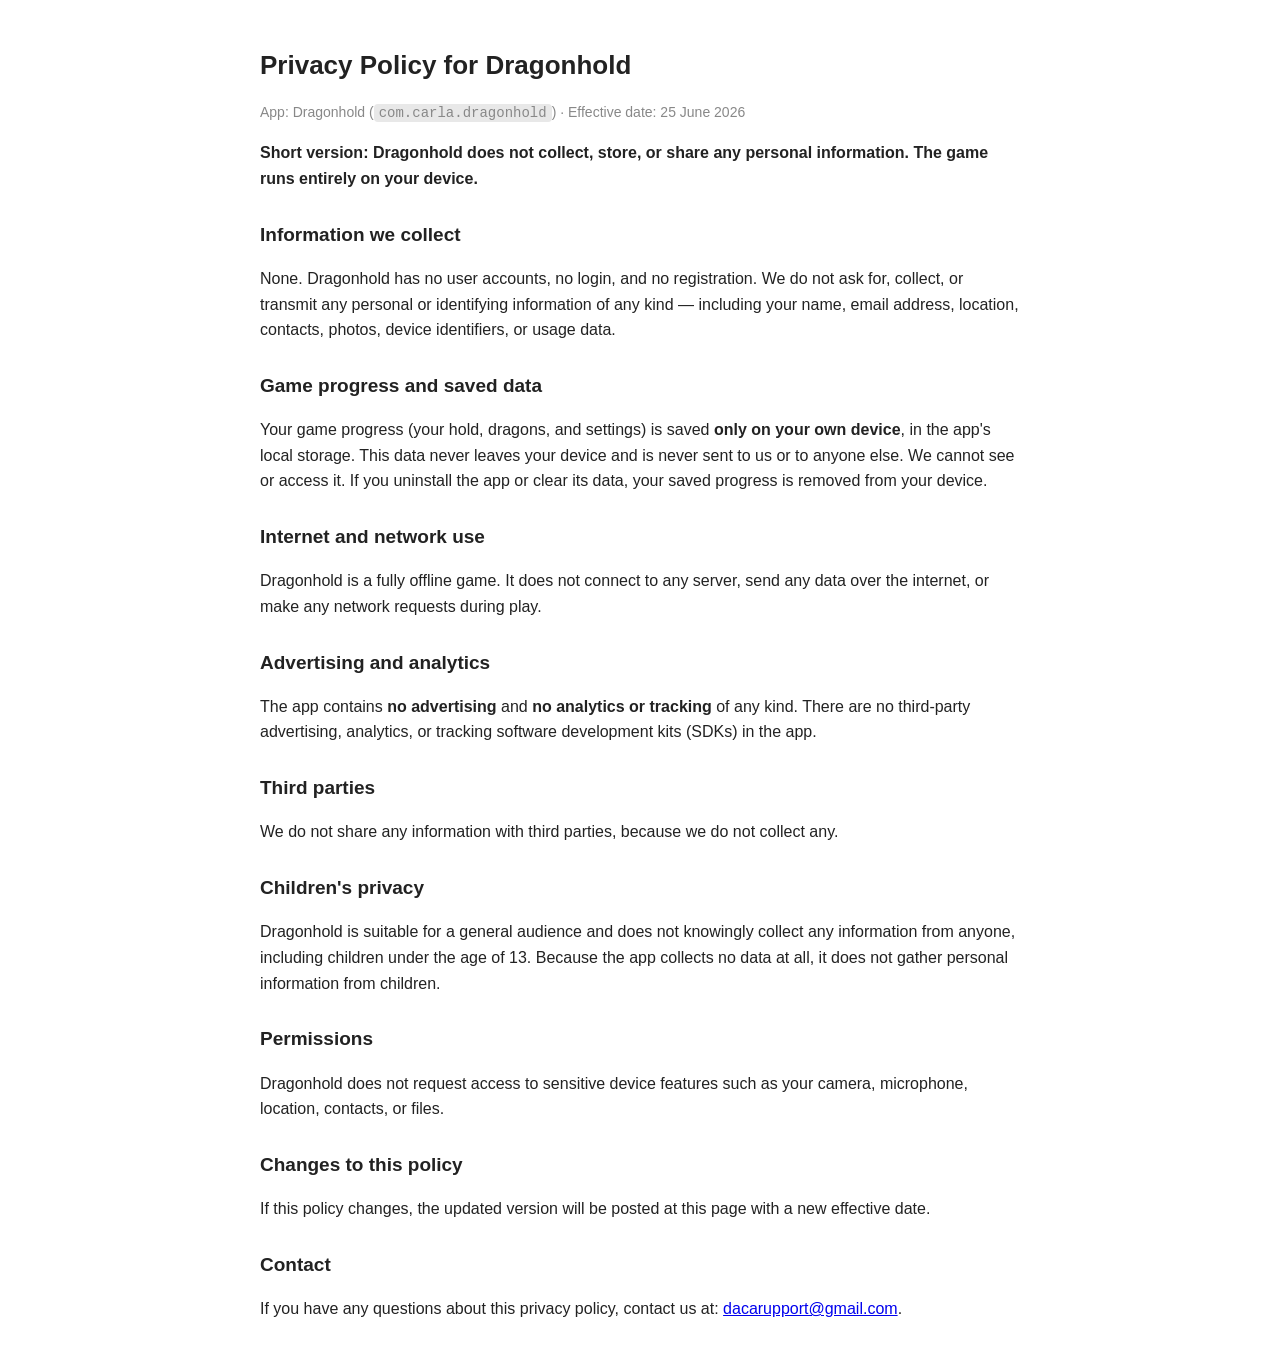
<file: index.html>
<!DOCTYPE html>
<html lang="en">
<head>
<meta charset="utf-8" />
<meta name="viewport" content="width=device-width, initial-scale=1" />
<title>Dragonhold — Privacy Policy</title>
<style>
  :root { color-scheme: light dark; }
  body { font-family: -apple-system, Segoe UI, Roboto, Helvetica, Arial, sans-serif;
         line-height: 1.6; max-width: 760px; margin: 0 auto; padding: 28px 20px; color: #222; }
  @media (prefers-color-scheme: dark) { body { background: #15110c; color: #e8e2d6; } a { color: #e8c879; } }
  h1 { font-size: 26px; margin-bottom: 4px; }
  h2 { font-size: 19px; margin-top: 28px; }
  .muted { color: #888; font-size: 14px; }
  code { background: rgba(128,128,128,.18); padding: 1px 5px; border-radius: 4px; }
</style>
</head>
<body>
  <h1>Privacy Policy for Dragonhold</h1>
  <p class="muted">App: Dragonhold (<code>com.carla.dragonhold</code>) · Effective date: 25 June 2026</p>

  <p><strong>Short version: Dragonhold does not collect, store, or share any personal
  information. The game runs entirely on your device.</strong></p>

  <h2>Information we collect</h2>
  <p>None. Dragonhold has no user accounts, no login, and no registration. We do not
  ask for, collect, or transmit any personal or identifying information of any kind —
  including your name, email address, location, contacts, photos, device identifiers,
  or usage data.</p>

  <h2>Game progress and saved data</h2>
  <p>Your game progress (your hold, dragons, and settings) is saved <strong>only on
  your own device</strong>, in the app's local storage. This data never leaves your
  device and is never sent to us or to anyone else. We cannot see or access it. If you
  uninstall the app or clear its data, your saved progress is removed from your device.</p>

  <h2>Internet and network use</h2>
  <p>Dragonhold is a fully offline game. It does not connect to any server, send any
  data over the internet, or make any network requests during play.</p>

  <h2>Advertising and analytics</h2>
  <p>The app contains <strong>no advertising</strong> and <strong>no analytics or
  tracking</strong> of any kind. There are no third-party advertising, analytics, or
  tracking software development kits (SDKs) in the app.</p>

  <h2>Third parties</h2>
  <p>We do not share any information with third parties, because we do not collect any.</p>

  <h2>Children's privacy</h2>
  <p>Dragonhold is suitable for a general audience and does not knowingly collect any
  information from anyone, including children under the age of 13. Because the app
  collects no data at all, it does not gather personal information from children.</p>

  <h2>Permissions</h2>
  <p>Dragonhold does not request access to sensitive device features such as your
  camera, microphone, location, contacts, or files.</p>

  <h2>Changes to this policy</h2>
  <p>If this policy changes, the updated version will be posted at this page with a new
  effective date.</p>

  <h2>Contact</h2>
  <p>If you have any questions about this privacy policy, contact us at:
  <a href="mailto:dacarupport@gmail.com">dacarupport@gmail.com</a>.</p>
</body>
</html>
</file>
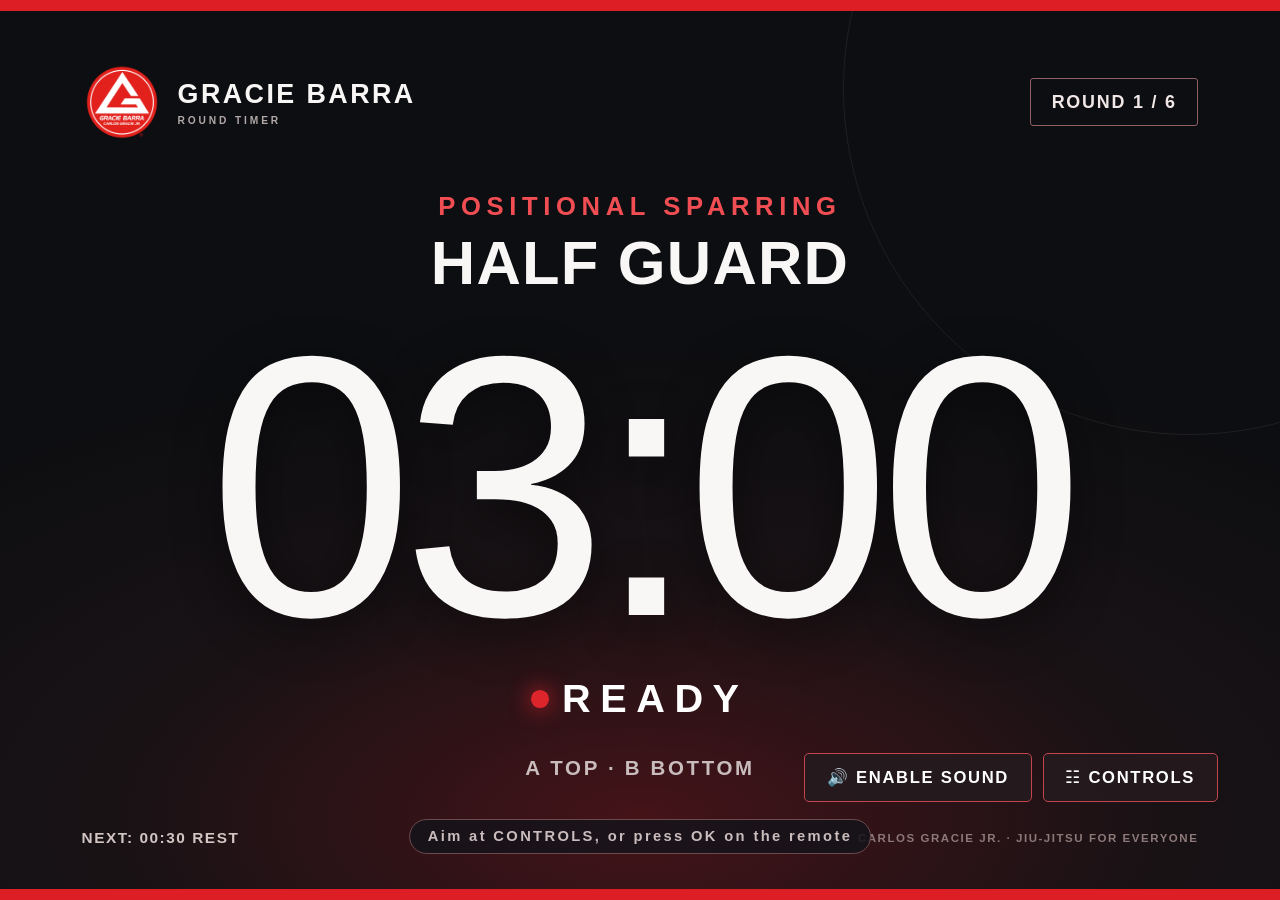
<file: timer/index.html>
<!doctype html>
<html lang="en">
<head>
  <meta charset="utf-8">
  <meta name="viewport" content="width=device-width, initial-scale=1, viewport-fit=cover">
  <meta name="theme-color" content="#101115">
  <title>Gracie Barra · Round Timer</title>
  <link rel="stylesheet" href="style.css">
  <link rel="stylesheet" href="tv.css">
  <script src="qrcode.js" defer></script>
  <script src="qr-svg.js" defer></script>
  <script src="timer-core.js" defer></script>
  <script src="transport.js" defer></script>
  <script src="tv-shell.js" defer></script>
  <script src="boot.js" defer></script>
  <script src="app.js" defer></script>
  <script src="tv-menu.js" defer></script>
  <script src="tv-boot.js" defer></script>
</head>
<body>
  <main id="display" class="display" aria-label="Round timer">
    <header class="display-head">
      <div class="identity"><img src="logo.png" alt="Gracie Barra logo"><span>GRACIE BARRA <small>ROUND TIMER</small></span></div>
      <div class="round-pill" id="round-pill">READY TO ROLL</div>
    </header>
    <section class="arena">
      <div class="eyebrow" id="display-mode">POSITIONAL SPARRING</div>
      <div class="position" id="display-position">HALF GUARD</div>
      <div class="time" id="display-time" role="timer" aria-live="off">03:00</div>
      <div class="state-line"><span class="state-dot"></span><span id="display-status">READY</span></div>
      <div class="roles" id="display-roles">A TOP · B BOTTOM</div>
    </section>
    <footer class="display-foot"><span id="display-next">3:00 ROUNDS · 0:30 REST</span><span class="foot-right">CARLOS GRACIE JR. · JIU-JITSU FOR EVERYONE</span></footer>
    <div class="display-actions" id="display-actions">
      <button id="sound-button" class="quiet-button" type="button">🔊 ENABLE SOUND</button>
      <button id="menu-button" class="quiet-button" type="button" aria-expanded="false">☷ CONTROLS</button>
    </div>
    <aside id="display-menu" class="display-menu" hidden aria-label="TV remote controls">
      <div class="menu-heading">QUICK CONTROLS <button id="close-menu" class="quiet-button" type="button">✕ CLOSE</button></div>
      <div class="menu-grid">
        <button data-action="toggle">▶ START / PAUSE</button><button data-action="buzzer">◖)) BUZZER</button>
        <button data-action="previous">↶ PREVIOUS</button><button data-action="next">NEXT ↷</button>
        <button data-action="minus">− 10 SEC</button><button data-action="plus">+ 10 SEC</button>
        <button data-action="reset">↺ RESET</button><a href="/control">ALL SETTINGS →</a>
      </div>
      <p>Use arrows and OK on a TV browser remote. HDMI TV remotes usually cannot control the laptop.</p>
    </aside>
  </main>

  <main id="control" class="control" hidden>
    <header class="control-head"><div class="control-brand"><img src="logo.png" alt="Gracie Barra logo"><div>GRACIE BARRA <small>GYM TIMER · COACH CONTROL</small></div></div><a class="display-link" href="/display">TV DISPLAY ↗</a></header>
    <div class="control-layout">
      <section class="control-main">
        <div class="control-label">LIVE SESSION</div>
        <div class="live-panel"><div class="live-top"><span id="live-mode">POSITIONAL SPARRING</span><span id="live-round">ROUND 1 / 6</span></div><div id="live-time" class="live-time">03:00</div><div class="live-bottom"><span id="live-status">READY</span><span id="live-position">HALF GUARD</span></div></div>
        <div id="error" class="error" role="alert" hidden></div>
        <div id="pair-card" class="pair-card" hidden><h2>Connect this controller</h2><p>Enter the six-digit access code shown in the laptop’s server window. Keep your phone on the same Wi‑Fi as the laptop.</p><form id="pair-form"><input id="pin" inputmode="numeric" pattern="[0-9]{6}" maxlength="6" autocomplete="one-time-code" placeholder="6-digit code" aria-label="Access code" required><button type="submit">CONNECT</button></form></div>
        <div id="controls" class="controls"><button class="primary" data-action="toggle" id="toggle-button">▶ START</button><button class="danger" data-action="buzzer">◖)) BUZZER</button><button data-action="previous">↶ PREVIOUS</button><button data-action="next">NEXT ↷</button><button data-action="minus">− 10 SEC</button><button data-action="plus">+ 10 SEC</button><button data-action="reset">↺ RESET ROUND</button></div>
        <p class="control-note">Changes to settings reset the current session. Buzzer sounds on the TV display; click Enable Sound there once after opening it.</p>
      </section>
      <section class="settings" id="settings">
        <div class="control-label">SESSION SETUP</div>
        <h1>Build your round.</h1>
        <div class="qr-card" id="qr-card" hidden>
          <img id="pair-qr" alt="Scan to open and connect the phone controller" width="150" height="150">
          <div class="qr-copy"><strong>SCAN TO CONNECT</strong><p id="qr-instructions">Point your phone camera here to open the controller and pair automatically. Use the same Wi-Fi as the laptop.</p><label id="qr-network-wrap" hidden>NETWORK ADDRESS <select id="qr-network" aria-label="Choose laptop network address"></select></label><a id="qr-address" href="#" title="Test this address on the laptop"></a><form id="manual-ip-form" class="manual-ip-form"><label>LAPTOP WI-FI IPv4 ADDRESS<input id="manual-ip" type="text" inputmode="decimal" placeholder="e.g. 192.168.1.42" aria-label="Laptop Wi-Fi IPv4 address" required></label><button type="submit">USE IP</button></form><small>Wrong address in the QR? Enter the Wi-Fi IPv4 address shown by <code>ipconfig</code> on Windows or Network Settings on Mac.</small></div>
        </div>
        <div class="preset-grid" id="presets">
          <button type="button" data-preset="positional">POSITIONAL <span>3:00 / 0:30</span></button>
          <button type="button" data-preset="regular">REGULAR <span>5:00 / 1:00</span></button>
          <button type="button" data-preset="competition">COMPETITION <span>6:00 / 1:00</span></button>
          <button type="button" data-preset="eight">8-MINUTE <span>8:00 / 1:00</span></button>
          <button type="button" data-preset="ten">10-MINUTE <span>10:00 / 1:00</span></button>
          <button type="button" data-preset="shark">SHARK TANK <span>2:00 / 0:15</span></button>
          <button type="button" data-preset="open">OPEN MAT <span>STOPWATCH</span></button>
          <button type="button" data-preset="custom">CUSTOM <span>YOUR FORMAT</span></button>
        </div>
        <form id="settings-form">
          <div class="field-row"><label>ROUND TIME <input id="round-input" type="text" inputmode="numeric" placeholder="3:00" aria-label="Round time in minutes and seconds" required></label><label>REST TIME <input id="rest-input" type="text" inputmode="numeric" placeholder="0:30" aria-label="Rest time in minutes and seconds" required></label><label>ROUNDS <input id="rounds-input" type="number" min="1" max="99" required></label></div>
          <label class="position-field">POSITION / THEME <select id="position-select"><option value="">Free roll</option><option>Closed Guard</option><option>Open Guard</option><option>Half Guard</option><option>Side Control</option><option>Mount</option><option>Back Control</option><option>Takedowns</option><option>Passing</option><option>Escapes</option><option value="custom">Custom position…</option></select></label>
          <label class="position-field" id="custom-position-wrap" hidden>CUSTOM POSITION <input id="custom-position" type="text" maxlength="40" placeholder="e.g. Turtle escapes"></label>
          <label class="check-row"><input id="alternate-input" type="checkbox"><span><strong>Alternate A / B roles</strong><small>Switch who starts on top each round</small></span></label>
          <label class="check-row"><input id="warning-input" type="checkbox"><span><strong>Final 10-second warning</strong><small>Red screen and short beep</small></span></label>
          <label class="sound-field">ROUND-ENDING BUZZER</label>
          <div class="sound-controls"><select id="buzzer-select" aria-label="Choose buzzer sound"><option value="classic">Classic gym horn</option><option value="airhorn">Air horn</option><option value="bell">Ringside bell</option><option value="digital">Digital chime</option><option value="opening">Opening bell (recorded)</option><option value="boxing">Boxing bell (recorded)</option><option value="boxing3">Boxing bell &#215;3 (recorded)</option></select><button id="preview-button" type="button">▶ PREVIEW</button></div>
          <label class="volume-field">BUZZER VOLUME <span id="volume-number">80%</span><input id="volume-input" type="range" min="10" max="100" step="10" value="80"></label>
          <span class="sound-help">Preview plays on this device. Session buzzers play on the TV display after you click Enable Sound there.</span>
          <button type="submit" class="save-button">APPLY SETTINGS &amp; START →</button>
        </form>
      </section>
    </div>
    <footer class="control-footer"><span id="connection">CONNECTING…</span><span id="phone-url"></span></footer>
  </main>
</body>
</html>
</file>
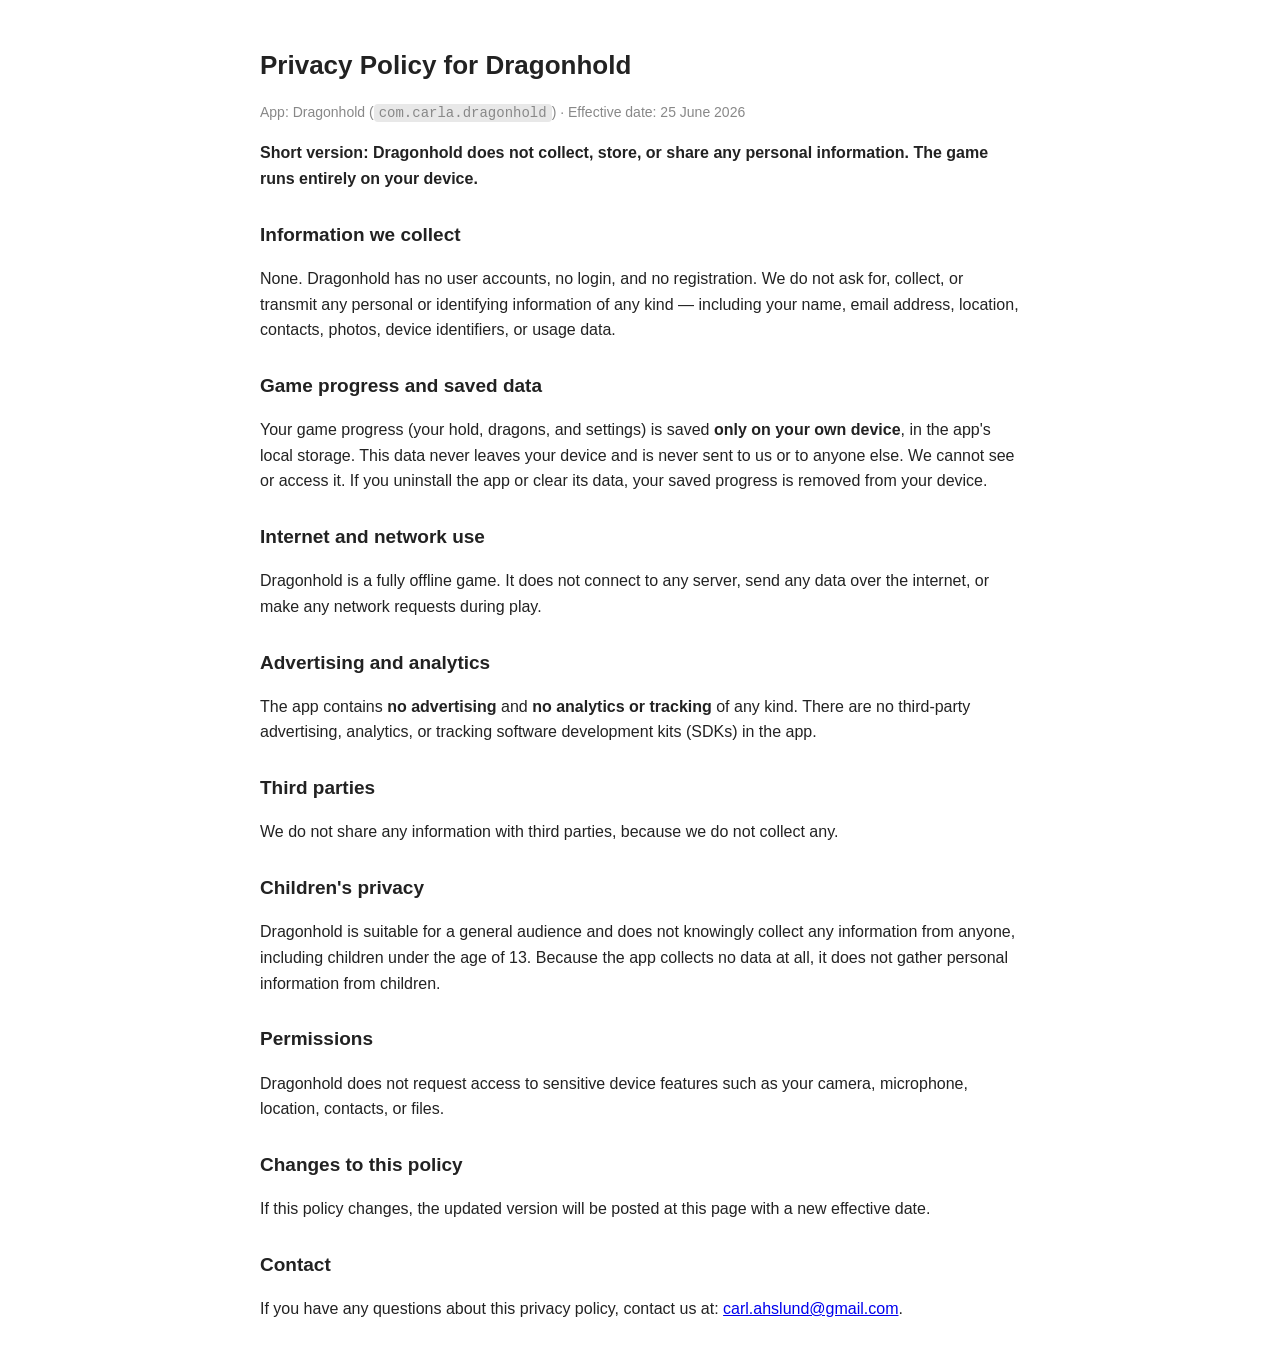
<file: dragonhold-privacy-policy.html>
<!DOCTYPE html>
<html lang="en">
<head>
<meta charset="utf-8" />
<meta name="viewport" content="width=device-width, initial-scale=1" />
<title>Dragonhold — Privacy Policy</title>
<style>
  :root { color-scheme: light dark; }
  body { font-family: -apple-system, Segoe UI, Roboto, Helvetica, Arial, sans-serif;
         line-height: 1.6; max-width: 760px; margin: 0 auto; padding: 28px 20px; color: #222; }
  @media (prefers-color-scheme: dark) { body { background: #15110c; color: #e8e2d6; } a { color: #e8c879; } }
  h1 { font-size: 26px; margin-bottom: 4px; }
  h2 { font-size: 19px; margin-top: 28px; }
  .muted { color: #888; font-size: 14px; }
  code { background: rgba(128,128,128,.18); padding: 1px 5px; border-radius: 4px; }
</style>
</head>
<body>
  <h1>Privacy Policy for Dragonhold</h1>
  <p class="muted">App: Dragonhold (<code>com.carla.dragonhold</code>) · Effective date: 25 June 2026</p>

  <p><strong>Short version: Dragonhold does not collect, store, or share any personal
  information. The game runs entirely on your device.</strong></p>

  <h2>Information we collect</h2>
  <p>None. Dragonhold has no user accounts, no login, and no registration. We do not
  ask for, collect, or transmit any personal or identifying information of any kind —
  including your name, email address, location, contacts, photos, device identifiers,
  or usage data.</p>

  <h2>Game progress and saved data</h2>
  <p>Your game progress (your hold, dragons, and settings) is saved <strong>only on
  your own device</strong>, in the app's local storage. This data never leaves your
  device and is never sent to us or to anyone else. We cannot see or access it. If you
  uninstall the app or clear its data, your saved progress is removed from your device.</p>

  <h2>Internet and network use</h2>
  <p>Dragonhold is a fully offline game. It does not connect to any server, send any
  data over the internet, or make any network requests during play.</p>

  <h2>Advertising and analytics</h2>
  <p>The app contains <strong>no advertising</strong> and <strong>no analytics or
  tracking</strong> of any kind. There are no third-party advertising, analytics, or
  tracking software development kits (SDKs) in the app.</p>

  <h2>Third parties</h2>
  <p>We do not share any information with third parties, because we do not collect any.</p>

  <h2>Children's privacy</h2>
  <p>Dragonhold is suitable for a general audience and does not knowingly collect any
  information from anyone, including children under the age of 13. Because the app
  collects no data at all, it does not gather personal information from children.</p>

  <h2>Permissions</h2>
  <p>Dragonhold does not request access to sensitive device features such as your
  camera, microphone, location, contacts, or files.</p>

  <h2>Changes to this policy</h2>
  <p>If this policy changes, the updated version will be posted at this page with a new
  effective date.</p>

  <h2>Contact</h2>
  <p>If you have any questions about this privacy policy, contact us at:
  <a href="mailto:carl.ahslund@gmail.com">carl.ahslund@gmail.com</a>.</p>
</body>
</html>
</file>
<file: timer/style.css>
:root{font-family:Arial,Helvetica,sans-serif;color:#f8f7f5;background:#101115;font-synthesis:none}*{box-sizing:border-box}body{margin:0}button,input,select{font:inherit}button,a{touch-action:manipulation}button{cursor:pointer}button:focus-visible,a:focus-visible,input:focus-visible,select:focus-visible{outline:4px solid #fff;outline-offset:3px}a{color:inherit;text-decoration:none}[hidden]{display:none!important}
.display{min-height:100dvh;position:relative;overflow:hidden;background:radial-gradient(ellipse 80% 55% at 50% 92%,#441318 0%,#181215 52%,#0d0e11 100%);display:flex;flex-direction:column;border-top:11px solid #dd1e25;border-bottom:11px solid #dd1e25}.display:before{content:"";position:absolute;top:-21vw;right:-20vw;width:54vw;height:54vw;border:1px solid #ffffff12;border-radius:50%;pointer-events:none}.display-head,.display-foot{display:flex;align-items:center;justify-content:space-between;position:relative;z-index:1}.display-head{padding:3vh 4.5vw 0}.identity{display:flex;align-items:center;gap:1.2vw;font-size:clamp(16px,2.1vw,34px);font-weight:900;letter-spacing:.09em}.identity img{width:clamp(55px,6.3vw,100px);height:clamp(55px,6.3vw,100px);object-fit:contain}.identity small{display:block;color:#b2a8a7;font-size:.38em;letter-spacing:.28em;margin-top:.55em}.round-pill{border:1px solid #8f6163;color:#f1e7e6;padding:.7em 1.15em;font-size:clamp(15px,1.4vw,24px);font-weight:900;letter-spacing:.1em;border-radius:3px}.arena{z-index:1;flex:1;display:flex;align-items:center;justify-content:center;flex-direction:column;min-height:0;padding:0 3vw;text-align:center}.eyebrow{font-size:clamp(16px,2vw,32px);font-weight:900;color:#f14e54;letter-spacing:.22em}.position{font-size:clamp(25px,4.8vw,78px);font-weight:900;letter-spacing:.02em;margin-top:.1em;text-transform:uppercase;max-width:95vw;white-space:nowrap;overflow:hidden;text-overflow:ellipsis}.time{font-family:Impact,'Arial Narrow',Arial,sans-serif;font-stretch:condensed;font-size:min(29vw,43vh);font-variant-numeric:tabular-nums;letter-spacing:-.035em;line-height:1.02;text-shadow:0 12px 50px #0007;white-space:nowrap}.state-line{display:flex;align-items:center;gap:1vw;color:#fff;font-size:clamp(19px,3.1vw,50px);font-weight:900;letter-spacing:.24em}.state-dot{width:clamp(12px,1.4vw,22px);aspect-ratio:1;border-radius:50%;background:#de252b;box-shadow:0 0 22px #e52430}.roles{min-height:2.3em;padding-top:1.7em;font-size:clamp(15px,1.6vw,26px);font-weight:800;letter-spacing:.13em;color:#c9bcbc}.display-foot{padding:0 4.5vw 2vh;color:#d2c5c4;font-size:clamp(12px,1.2vw,19px);font-weight:700;letter-spacing:.1em}.foot-right{font-size:.75em;color:#8d7979}.display-actions{position:absolute;z-index:4;bottom:7vh;right:3vw;display:flex;gap:.5em;opacity:.34;transition:opacity .2s}.display-actions:hover,.display-actions:focus-within{opacity:1}.quiet-button{border:1px solid #8d6667;background:#1b1519e8;color:white;padding:.65em .9em;font-weight:bold;border-radius:5px}.display.warning{background:radial-gradient(ellipse at 50% 72%,#771619,#250d11 65%,#120c0e)}.display.warning .time{color:#ff555d}.display.rest{background:radial-gradient(ellipse at 50% 75%,#594425,#1c1812 65%,#10100e)}.display.rest .eyebrow{color:#ffcb6b}.display.rest .state-dot{background:#ffcb6b}.display.complete{background:radial-gradient(ellipse at 50% 75%,#352016,#141315 70%)}.display-menu{position:absolute;z-index:5;right:2vw;bottom:12vh;background:#17181cf7;border:2px solid #a34148;box-shadow:0 15px 70px #000b;padding:2vw;width:min(640px,90vw);border-radius:10px}.menu-heading{font-size:22px;font-weight:900;display:flex;justify-content:space-between;align-items:center;margin-bottom:20px}.menu-grid{display:grid;grid-template-columns:1fr 1fr;gap:12px}.menu-grid button,.menu-grid a{min-height:64px;border:1px solid #7d4147;background:#322025;color:#fff;text-align:center;display:grid;place-items:center;font-size:18px;font-weight:900;border-radius:4px}.menu-grid button:focus,.menu-grid a:focus{background:#b6212a}.display-menu p{color:#b6a9a9;font-size:14px}
.control{min-height:100dvh;background:#101115}.control-head{display:flex;justify-content:space-between;align-items:center;padding:20px clamp(18px,4vw,70px);background:#17191d;border-bottom:4px solid #bd2028}.control-brand{display:flex;align-items:center;gap:14px;font-size:18px;font-weight:900;letter-spacing:.09em}.control-brand img{width:53px;height:53px;object-fit:cover}.control-brand small{display:block;color:#a99fa0;font-size:10px;letter-spacing:.18em;margin-top:5px}.display-link{padding:12px 16px;border:1px solid #7a4b4f;border-radius:5px;font-size:12px;font-weight:900;letter-spacing:.1em}.control-layout{display:grid;grid-template-columns:1fr 1.08fr;max-width:1500px;margin:auto;gap:clamp(25px,4vw,70px);padding:clamp(24px,4vw,62px)}.control-label{color:#ee3b42;font-size:12px;font-weight:900;letter-spacing:.2em;margin-bottom:18px}.live-panel{background:radial-gradient(ellipse at bottom,#38191d,#18191d 65%);border:1px solid #573039;border-top:4px solid #dd222b;border-radius:8px;padding:24px 30px}.live-top,.live-bottom{display:flex;align-items:center;justify-content:space-between;gap:10px;font-size:12px;font-weight:900;letter-spacing:.11em;color:#c4b4b4}.live-top span:first-child{color:#f0474d}.live-time{font-family:Impact,'Arial Narrow',Arial,sans-serif;text-align:center;font-size:clamp(100px,13vw,220px);letter-spacing:-.04em;line-height:1.15;font-variant-numeric:tabular-nums}.live-bottom{font-size:14px}.controls{display:grid;grid-template-columns:repeat(2,1fr);gap:11px;margin-top:20px}.controls button,.save-button,.pair-card button{min-height:67px;border:1px solid #613f44;background:#272025;color:#fff;border-radius:6px;font-weight:900;letter-spacing:.06em;font-size:15px}.controls button:active,.menu-grid button:active{transform:translateY(2px)}.controls .primary,.save-button{background:#ce222b;border-color:#e93640}.controls .danger{background:#523037}.controls button:last-child{grid-column:span 2}.control-note{color:#a59b9b;line-height:1.5;font-size:13px}.settings h1{font-size:clamp(32px,3.2vw,48px);letter-spacing:-.045em;margin:0 0 23px}.preset-grid{display:grid;grid-template-columns:repeat(2,1fr);gap:8px;margin-bottom:24px}.preset-grid button{min-height:60px;background:#1e2025;border:1px solid #3b3c43;text-align:left;padding:11px 16px;color:#fff;border-radius:5px;font-weight:900;font-size:13px;letter-spacing:.04em}.preset-grid button span{display:block;margin-top:5px;color:#a5a2a2;font-size:11px;letter-spacing:.03em}.preset-grid button.selected{background:#441c22;border-color:#e02b33}.field-row{display:grid;grid-template-columns:repeat(3,1fr);gap:12px}.settings label{font-size:11px;font-weight:900;letter-spacing:.11em;color:#bcb2b3}.settings input:not([type=checkbox]),.settings select{display:block;background:#202227;border:1px solid #48484e;color:white;padding:15px 12px;border-radius:5px;width:100%;margin-top:9px;font-size:19px;font-weight:700;letter-spacing:0}.position-field{display:block;margin-top:22px}.check-row{display:flex;align-items:center;gap:13px;margin-top:20px;cursor:pointer}.check-row input{appearance:none;width:25px;height:25px;background:#282a2f;border:2px solid #787276;flex:none;border-radius:4px}.check-row input:checked{background:#d6242d;border-color:#d6242d}.check-row input:checked:after{content:'✓';display:block;text-align:center;color:white;font-size:18px;line-height:20px}.check-row strong{display:block;color:#f8f7f5;font-size:14px;letter-spacing:0}.check-row small{display:block;color:#9b9698;font-size:12px;font-weight:400;letter-spacing:0;margin-top:3px}.save-button{width:100%;margin-top:26px;font-size:15px}.error{border:1px solid #f04a50;background:#451a20;color:#fff;padding:12px;margin:15px 0;border-radius:5px}.pair-card{border:1px solid #a33c43;background:#251b20;padding:22px;border-radius:8px;margin:20px 0}.pair-card h2{margin:0 0 10px}.pair-card p{line-height:1.5;color:#c9bdbd}.pair-card form{display:flex;gap:8px}.pair-card input{width:50%;background:#16171a;color:white;font-size:25px;padding:10px;border:1px solid #aaa;border-radius:5px;letter-spacing:.12em}.pair-card button{flex:1}.control-footer{display:flex;justify-content:space-between;padding:22px clamp(18px,4vw,70px);font-size:12px;color:#a29a9b;border-top:1px solid #303037;gap:20px}.offline #connection{color:#ff7880}
@media(max-width:900px){.control-layout{grid-template-columns:1fr;gap:36px}.live-time{font-size:clamp(100px,25vw,180px)}.control-head{padding:14px 18px}.control-brand{font-size:15px}.control-brand img{width:43px;height:43px}.display-link{font-size:11px}.control-footer{display:block}.control-footer span{display:block;margin-bottom:5px}}@media(max-width:580px){.control-layout{padding:22px 16px}.live-panel{padding:18px}.controls button{font-size:12px;min-height:65px}.preset-grid button{font-size:11px;padding:9px}.preset-grid button span{font-size:10px}.field-row{gap:7px}.settings input:not([type=checkbox]),.settings select{padding:12px 8px}.display-head{padding-top:2vh}.round-pill{padding:.55em}.foot-right{display:none}.display-actions{bottom:9vh}.identity span{font-size:14px}.display .position{font-size:7vw}.display .time{font-size:31vw}.display .eyebrow{font-size:3.4vw}.display-menu{padding:17px;right:5vw;bottom:16vh}.menu-grid button,.menu-grid a{font-size:13px;min-height:54px}}@media(max-height:540px){.display-head{padding-top:5px}.identity img{width:44px;height:44px}.arena .time{font-size:33vh}.arena .position{font-size:6vh}.roles{padding-top:.5em}.display-foot{padding-bottom:4px}.display-actions{bottom:7vh}}
.qr-card{display:flex;align-items:center;gap:19px;background:#1b1d22;border:1px solid #583237;border-radius:8px;padding:15px;margin:0 0 24px}.qr-card img{width:150px;height:150px;flex:none;background:#fff;border-radius:5px}.qr-copy{min-width:0}.qr-copy strong{font-size:15px;letter-spacing:.12em;color:#ff4c55}.qr-copy p{font-size:12px;color:#c1b8b9;line-height:1.4;margin:8px 0 12px}.qr-copy #qr-address{display:block;color:#eee;font-size:11px;overflow-wrap:anywhere}.qr-copy label{font-size:10px;color:#a9a0a1}.qr-copy select{font-size:12px!important;padding:8px!important;margin:5px 0 9px!important}.sound-field{display:block;margin-top:22px}.sound-controls{display:flex;gap:9px;align-items:end}.sound-controls select{flex:1;min-width:0}.sound-controls button{height:54px;min-width:104px;background:#383036;border:1px solid #8e585e;color:#fff;border-radius:5px;font-weight:900;font-size:12px}.sound-help{display:block;color:#aaa1a1;font-size:11px;line-height:1.4;margin-top:7px}.volume-field{display:block;margin-top:20px}.volume-field input[type=range]{display:block;accent-color:#d82b34;width:100%;margin-top:13px}
@media(max-width:580px){.qr-card{gap:12px;padding:10px}.qr-card img{width:115px;height:115px}.qr-copy strong{font-size:12px}.qr-copy p{font-size:10px}.qr-copy #qr-address{font-size:9px}.sound-controls button{min-width:85px}}
.qr-copy #qr-address{color:#fff;text-decoration:underline;text-underline-offset:3px}.qr-copy .manual-ip-form{display:flex;gap:7px;align-items:end;margin:12px 0 7px}.qr-copy .manual-ip-form label{flex:1;min-width:0}.qr-copy .manual-ip-form input{font-size:13px!important;padding:9px!important;margin-top:5px!important}.qr-copy .manual-ip-form button{padding:10px;background:#a6222b;color:white;border:1px solid #db333c;border-radius:4px;font-size:11px;font-weight:900;white-space:nowrap}.qr-copy small{display:block;color:#aaa;font-size:10px;line-height:1.45}.qr-copy code{color:#eee}
@media(max-width:580px){.qr-card{align-items:flex-start}.qr-copy .manual-ip-form{flex-wrap:wrap}.qr-copy .manual-ip-form label{flex-basis:100%}}
</file>
<file: timer/tv.css>
/* Ten-foot layer: only loaded by the TV shells, on top of the gym's own style.css.
   Everything here is sized for a couch, not a desk — nothing under about 22px at
   1080p, focus you can find from across the mat, and a margin that survives the
   overscan some sets still apply. */

body.tv-shell { overflow: hidden; }
body.tv-shell .display { padding: var(--tv-safe, 0px); }

/* On a set with a real D-pad the remote is the whole interface and the hover bar
   is clutter. In a smart TV's own browser the remote usually drives a pointer
   instead and no key ever reaches the page, so there the bar is the way in — full
   opacity, thumb-sized, and parked clear of the overscan. */
body.tv-shell .display-actions { display: none; }
body.tv-shell.tv-pointer .display-actions {
  display: flex;
  opacity: 1;
  gap: .7em;
  right: calc(3vw + var(--tv-safe, 0px));
  bottom: calc(7vh + var(--tv-safe, 0px));
}
body.tv-shell.tv-pointer .quiet-button {
  padding: .8em 1.3em;
  font-size: clamp(15px, 1.3vw, 24px);
  font-weight: 900;
  letter-spacing: .1em;
  border-color: #c2454d;
  background: #241a1ef2;
}
body.tv-shell.tv-pointer .quiet-button:hover { background: #b6212a; border-color: #ff6069; }
body.tv-menu-open .display-actions { display: none !important; }

/* A quiet reminder of the two keys that matter, parked until the class starts. */
.tv-idle-hint {
  position: fixed;
  z-index: 6;
  left: 50%;
  bottom: calc(2.5vh + var(--tv-safe, 0px));
  transform: translateX(-50%);
  padding: .55em 1.2em;
  border: 1px solid #6d4a4d;
  border-radius: 999px;
  background: #14151ad9;
  color: #cbbdbd;
  font-size: clamp(13px, 1.15vw, 20px);
  font-weight: 800;
  letter-spacing: .16em;
  white-space: pre-wrap;
  text-align: center;
  pointer-events: none;
}
body.tv-menu-open .tv-idle-hint { display: none; }

/* Reconnecting badge — companion mode only, where the session lives elsewhere. */
body.tv-shell.offline .display::after {
  content: "RECONNECTING TO THE TIMER…";
  position: absolute;
  z-index: 6;
  top: calc(3vh + var(--tv-safe, 0px));
  left: 50%;
  transform: translateX(-50%);
  padding: .5em 1.1em;
  border: 1px solid #b8383f;
  border-radius: 4px;
  background: #2a1114ee;
  color: #ffb4b8;
  font-size: clamp(13px, 1.2vw, 21px);
  font-weight: 900;
  letter-spacing: .17em;
}

.tv-overlay {
  position: fixed;
  z-index: 20;
  inset: 0;
  display: grid;
  place-items: center;
  background: #08090bd4;
  padding: calc(3vh + var(--tv-safe, 0px)) calc(3vw + var(--tv-safe, 0px));
}

.tv-sheet {
  width: min(1320px, 100%);
  max-height: 100%;
  display: flex;
  flex-direction: column;
  background: #15161bfa;
  border: 2px solid #a3414880;
  border-top: 7px solid #dd1e25;
  border-radius: 12px;
  box-shadow: 0 30px 110px #000c;
  overflow: hidden;
}

.tv-tabs {
  display: flex;
  gap: clamp(6px, .8vw, 14px);
  padding: clamp(14px, 1.6vw, 26px) clamp(18px, 2vw, 34px) 0;
  flex-wrap: wrap;
}
.tv-tab {
  padding: .6em 1.1em;
  border: 1px solid #4a3c40;
  border-radius: 5px;
  color: #b5a7a8;
  font-size: clamp(14px, 1.15vw, 21px);
  font-weight: 900;
  letter-spacing: .14em;
  white-space: nowrap;
}
.tv-tab.current { color: #fff; border-color: #b03038; background: #3a181d; }
.tv-tab.focused { background: #d0222b; border-color: #ff5f68; color: #fff; box-shadow: 0 0 0 3px #ff5f6855; }

.tv-pane {
  flex: 1;
  min-height: 0;
  overflow-y: auto;
  padding: clamp(14px, 1.6vw, 26px) clamp(18px, 2vw, 34px);
  display: flex;
  flex-direction: column;
  gap: clamp(6px, .7vw, 11px);
  scrollbar-width: none;
}
.tv-pane::-webkit-scrollbar { display: none; }

.tv-row {
  display: flex;
  align-items: center;
  justify-content: space-between;
  gap: 1.5em;
  min-height: clamp(52px, 5.2vh, 78px);
  padding: .5em clamp(12px, 1.3vw, 22px);
  border: 1px solid #3c3d45;
  border-radius: 7px;
  background: #1d1f25;
  color: #efe9e9;
  font-size: clamp(16px, 1.45vw, 27px);
  font-weight: 800;
  letter-spacing: .07em;
}
.tv-row-label { color: #b9adae; }
.tv-row-value { display: flex; align-items: center; gap: .55em; color: #fff; font-weight: 900; text-align: right; }

/* The steppers are click targets, not decoration — give them room for a pointer
   that a remote is nudging across the screen. */
.tv-row-value i {
  display: inline-grid;
  place-items: center;
  min-width: 1.9em;
  min-height: 1.9em;
  border-radius: 5px;
  color: #ff6069;
  font-style: normal;
  cursor: pointer;
}
.tv-row-value i:hover { background: #ffffff24; color: #fff; }
.tv-row.focused .tv-row-value i { color: #ffd9db; }
.tv-tab, .tv-row, .tv-digit { cursor: pointer; }
.tv-row.disabled, .tv-row.disabled .tv-row-value i { cursor: default; }
.tv-tab:hover, .tv-row:hover { border-color: #ff6069; }
.tv-row.disabled { opacity: .4; }
.tv-row-button { justify-content: center; background: #2a2025; letter-spacing: .13em; }

.tv-row.focused {
  background: #b6212a;
  border-color: #ff6069;
  color: #fff;
  box-shadow: 0 0 0 4px #ff606944;
  transform: scale(1.012);
}
.tv-row.focused .tv-row-label { color: #ffe9ea; }

/* Phone pairing, shown on the TV that is also the server. */
.tv-phone { display: flex; gap: clamp(16px, 2vw, 34px); align-items: center; flex-wrap: wrap; }
.tv-qr {
  width: clamp(180px, 19vw, 300px);
  height: clamp(180px, 19vw, 300px);
  background: #fff;
  padding: 8px;
  border-radius: 8px;
  image-rendering: pixelated;
}
.tv-phone-copy { flex: 1; min-width: 260px; color: #d6cbcb; font-size: clamp(14px, 1.2vw, 22px); line-height: 1.5; }
.tv-phone-copy strong { display: block; color: #ff5f68; letter-spacing: .16em; margin-bottom: .5em; font-size: clamp(15px, 1.25vw, 23px); }
.tv-phone-url { margin: .6em 0; color: #fff; font-weight: 900; font-size: clamp(17px, 1.6vw, 30px); word-break: break-all; }
.tv-phone-pin { color: #fff; font-weight: 900; letter-spacing: .1em; }
.tv-phone-pin b { color: #ffd3d5; font-size: 1.35em; letter-spacing: .22em; margin-left: .3em; }
.tv-phone-copy small { display: block; margin-top: .8em; color: #9b8e8e; font-size: .74em; }

/* Six-digit entry for pairing this TV with a timer running somewhere else. */
.tv-row-pin { flex-wrap: wrap; }
.tv-pin { display: flex; gap: clamp(6px, .7vw, 12px); }
.tv-digit {
  display: grid;
  place-items: center;
  width: clamp(38px, 3.4vw, 62px);
  height: clamp(50px, 4.6vw, 82px);
  border: 2px solid #5c4b4f;
  border-radius: 6px;
  background: #121317;
  color: #fff;
  font-size: clamp(22px, 2.2vw, 40px);
  font-weight: 900;
}
.tv-digit.focused { border-color: #ff6069; background: #3a1418; box-shadow: 0 0 0 3px #ff606955; }

.tv-about { color: #cdc1c2; font-size: clamp(15px, 1.3vw, 24px); line-height: 1.65; }
.tv-about strong { color: #fff; }
.tv-about-state { color: #ff8188; font-weight: 800; }
.tv-about-keys { color: #9b8e8e; font-size: .85em; letter-spacing: .06em; }

.tv-hint {
  padding: clamp(10px, 1.1vw, 18px) clamp(18px, 2vw, 34px);
  border-top: 1px solid #33343b;
  background: #101116;
  color: #9c9092;
  font-size: clamp(12px, 1.05vw, 19px);
  font-weight: 800;
  letter-spacing: .13em;
  white-space: pre-wrap;
}

.tv-toast {
  position: fixed;
  z-index: 30;
  left: 50%;
  top: calc(4vh + var(--tv-safe, 0px));
  transform: translateX(-50%);
  max-width: 80vw;
  padding: .75em 1.4em;
  border: 1px solid #ff6069;
  border-radius: 6px;
  background: #2b1115f5;
  color: #fff;
  font-size: clamp(15px, 1.3vw, 24px);
  font-weight: 800;
  letter-spacing: .06em;
  text-align: center;
}

/* An IPv4 address is four groups of three digits; show the seams. */
.tv-digit.gap { margin-left: clamp(10px, 1.1vw, 20px); position: relative; }
.tv-digit.gap::before {
  content: "·";
  position: absolute;
  left: calc(-1 * clamp(9px, 0.95vw, 17px));
  color: #8d7f80;
}
</file>
